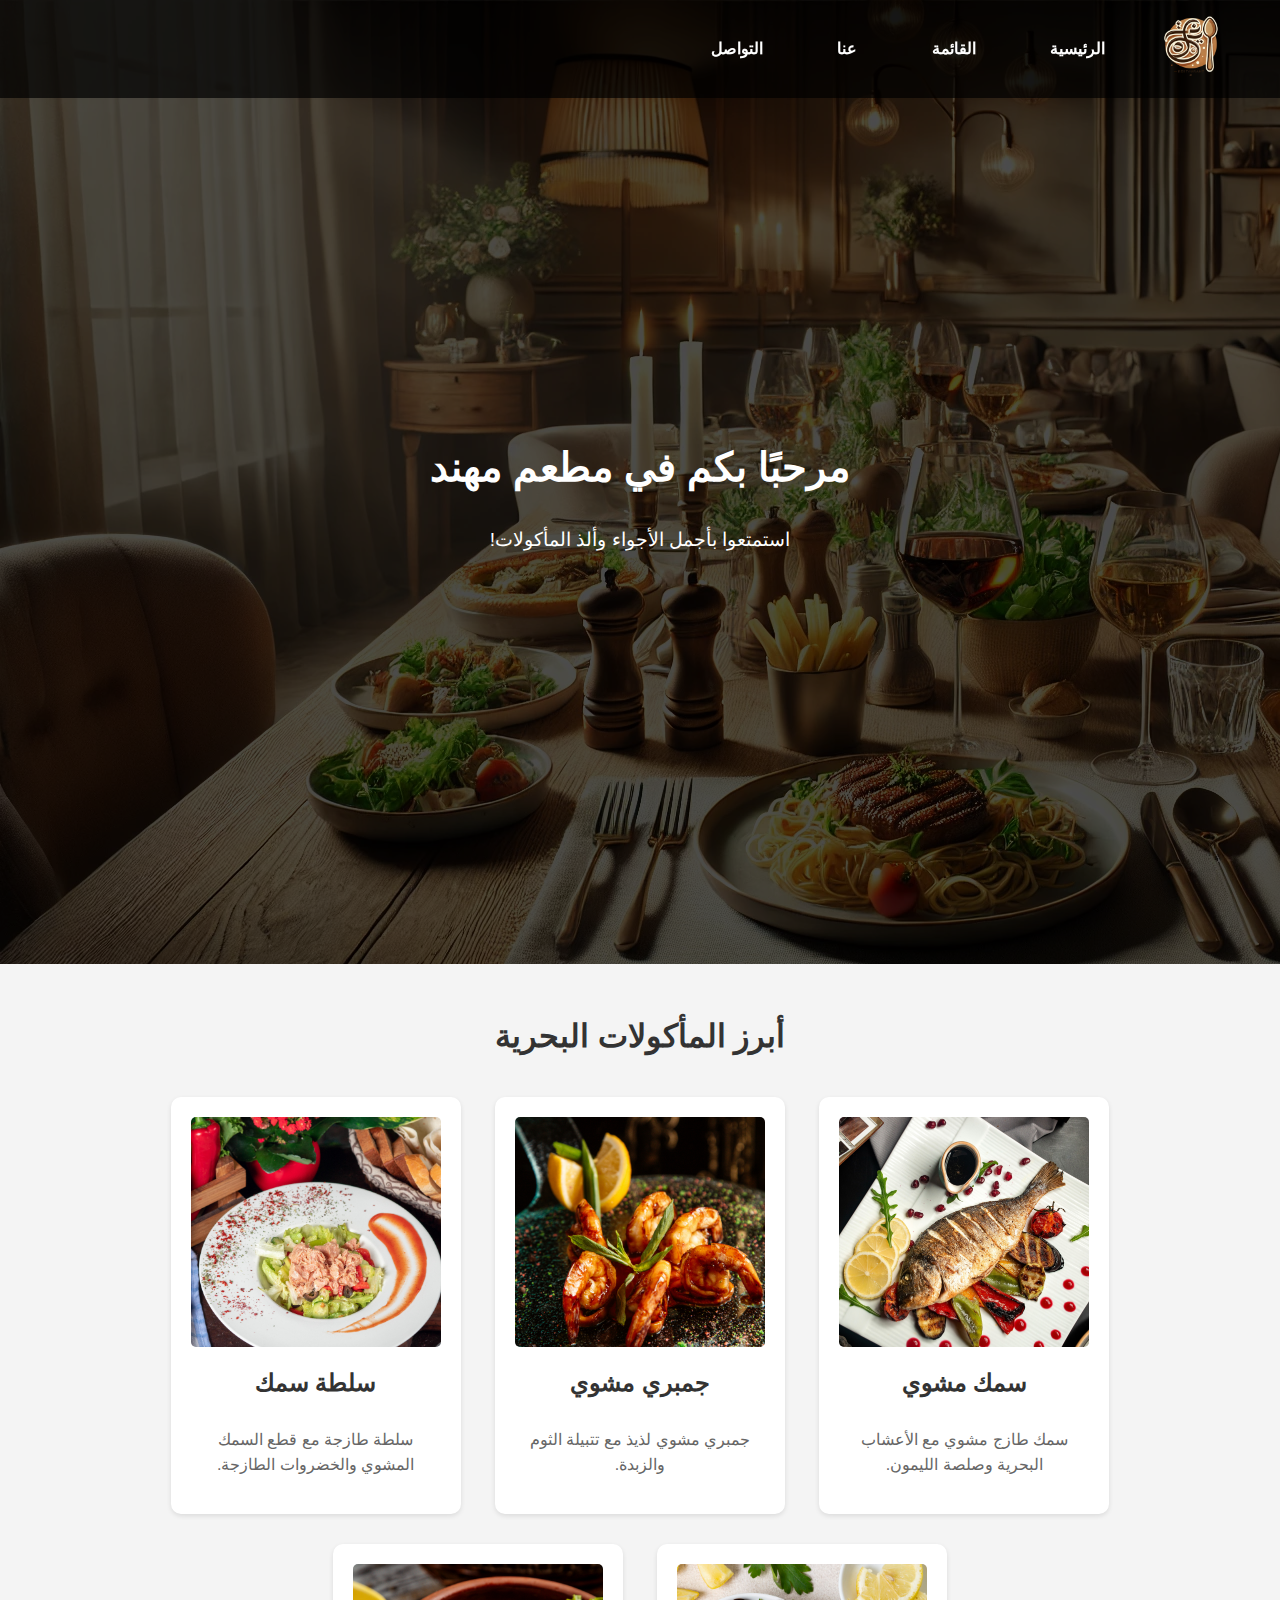
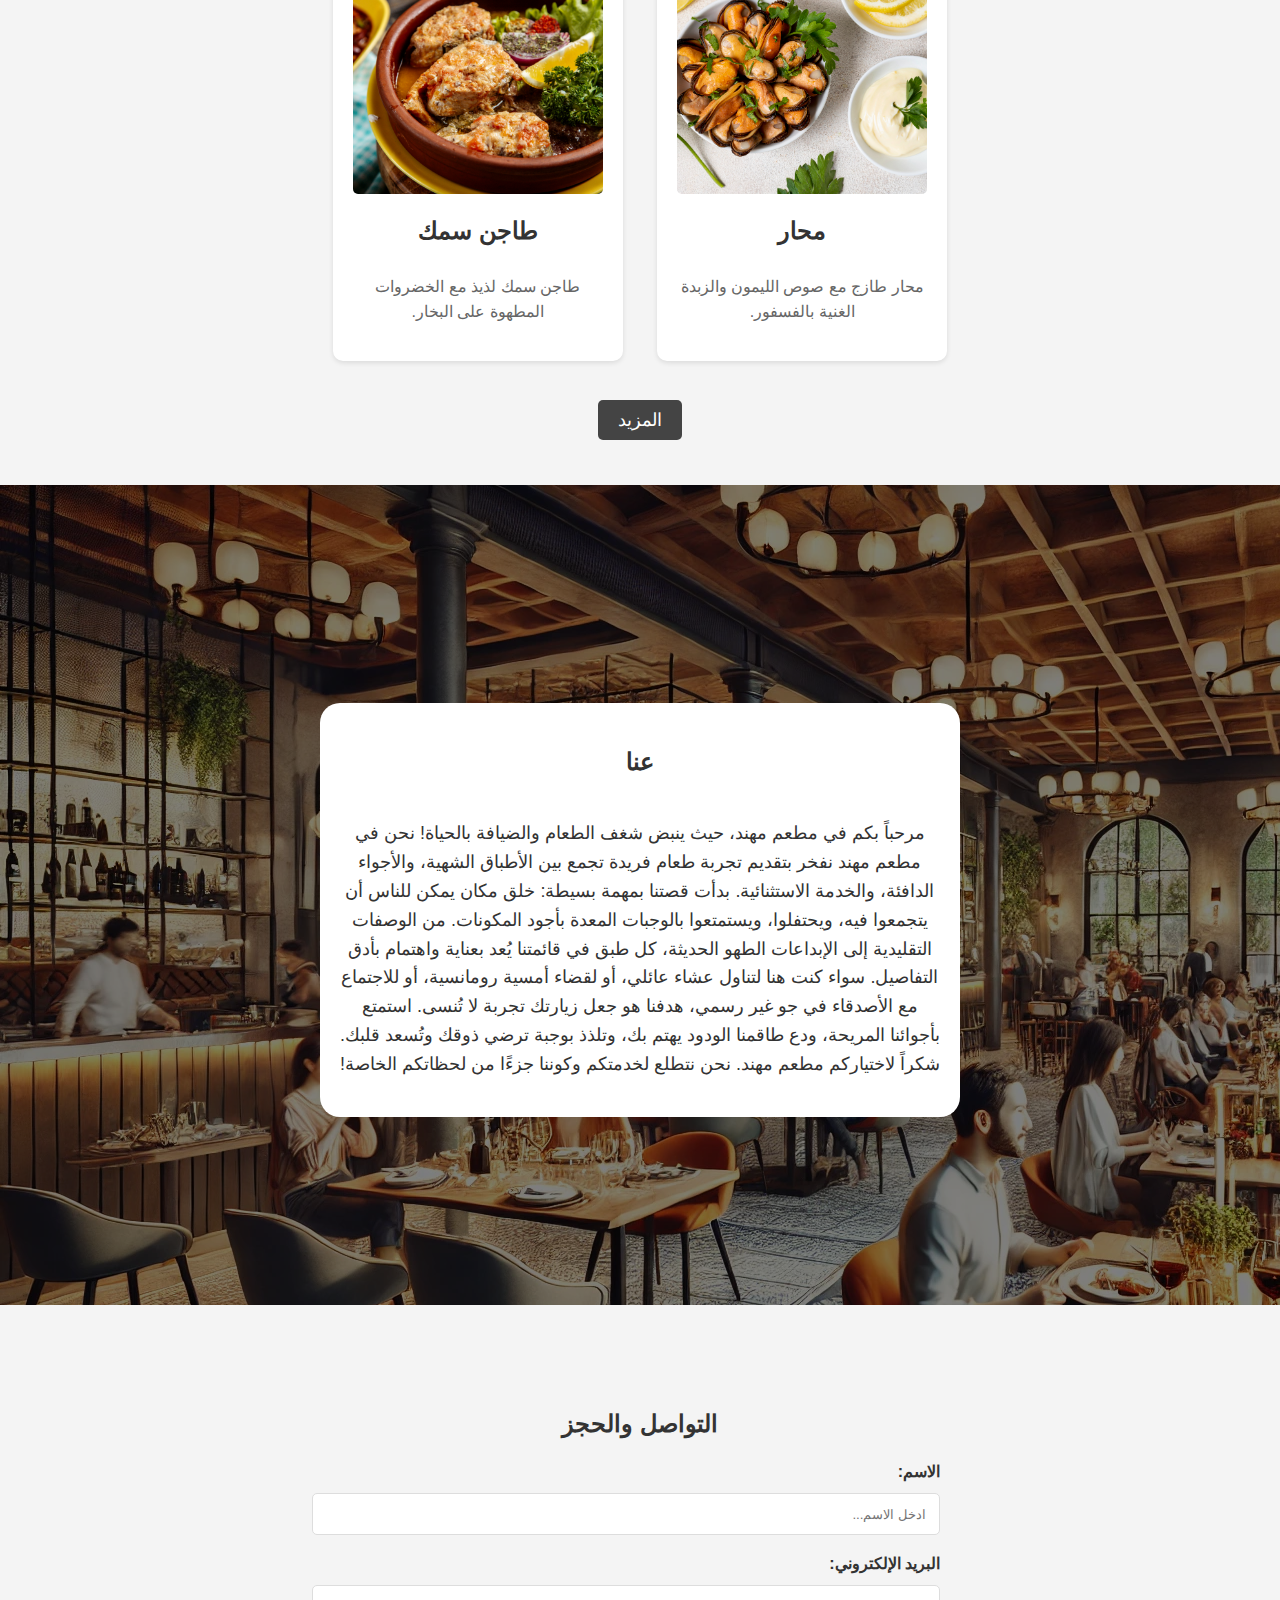
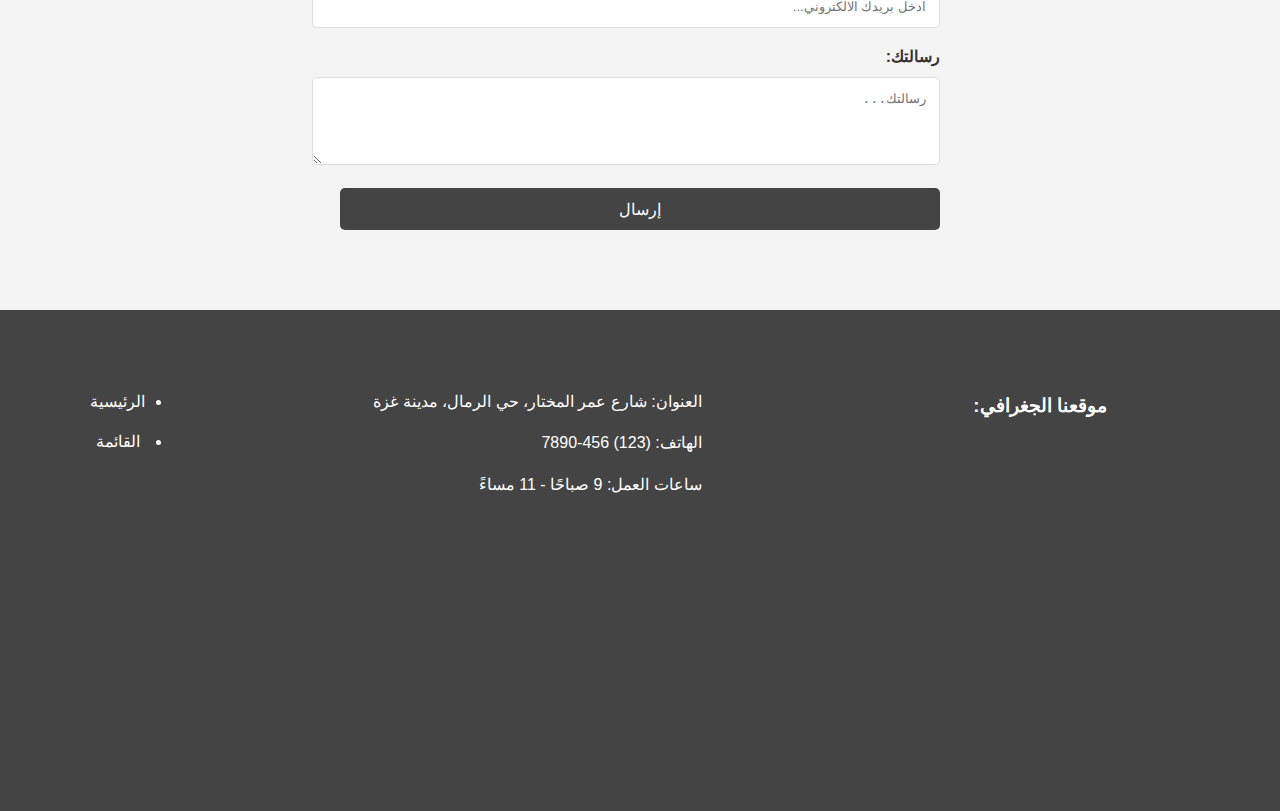
<file: index.html>
<!DOCTYPE html>
<html lang="ar" style="scroll-behavior: smooth;">

<head>
    <meta charset="UTF-8">
    <meta name="viewport" content="width=device-width, initial-scale=1.0">
    <title>مطعم مهند لأشهى المأكولات البحرية</title>
    <link rel="stylesheet" href="./css/style.css">
</head>

<body>
    <header>
        <nav>
            <div>
                <img src="./images/Logo-removebg-preview.png" alt="">
            </div>
            <ul>
                <li><a href="#home">الرئيسية</a></li>
                <li><a href="#menu">القائمة</a></li>
                <li><a href="#about">عنا</a></li>
                <li><a href="#contact">التواصل</a></li>
            </ul>
        </nav>
    </header>

    <section id="home" class="landing-section">
        <div>
            <h1>مرحبًا بكم في مطعم مهند </h1>
            <p>استمتعوا بأجمل الأجواء وألذ المأكولات!</p>
        </div>
    </section>


    <section id="menu" class="seafood-menu">
        <h2>أبرز المأكولات البحرية</h2>
        <div class="seafood-item">
            <img src="./images/سمك مشوي.jpeg" alt="سمك مشوي">
            <h3>سمك مشوي</h3>
            <p>سمك طازج مشوي مع الأعشاب البحرية وصلصة الليمون.</p>
        </div>
        <div class="seafood-item">
            <img src="./images/جمبري مشوي.jpg" alt="جمبري مشوي">
            <h3>جمبري مشوي</h3>
            <p>جمبري مشوي لذيذ مع تتبيلة الثوم والزبدة.</p>
        </div>
        <div class="seafood-item">
            <img src="./images/سلطة سمك.jpg" alt="سلطة سمك">
            <h3>سلطة سمك</h3>
            <p>سلطة طازجة مع قطع السمك المشوي والخضروات الطازجة.</p>
        </div>
        <div class="seafood-item">
            <img src="./images/محار.jpg" alt="محار">
            <h3>محار</h3>
            <p>محار طازج مع صوص الليمون والزبدة الغنية بالفسفور.</p>
        </div>
        <div class="seafood-item">
            <img src="./images/طاجن سمك.jpg" alt="طاجن سمك">
            <h3>طاجن سمك</h3>
            <p>طاجن سمك لذيذ مع الخضروات المطهوة على البخار.</p>
        </div>
        <div style="padding: 30px 0;">
            <a href="./list.html" class="card-button">المزيد</a>
        </div>
    </section>

    <section id="about" class="about-section" style="position: relative;">
        <div style="background-color: rgba(0, 0, 0, .5); position: absolute; inset: 0; z-index: 1;"></div>
        <div class="about-us-flex container" style="position: relative; z-index: 2;">
            <h2>عنا</h2>
            <p>مرحباً بكم في مطعم مهند، حيث ينبض شغف الطعام والضيافة بالحياة! نحن في مطعم مهند نفخر بتقديم تجربة طعام
                فريدة
                تجمع بين الأطباق الشهية، والأجواء الدافئة، والخدمة الاستثنائية.

                بدأت قصتنا بمهمة بسيطة: خلق مكان يمكن للناس أن يتجمعوا فيه، ويحتفلوا، ويستمتعوا بالوجبات المعدة بأجود
                المكونات. من الوصفات التقليدية إلى الإبداعات الطهو الحديثة، كل طبق في قائمتنا يُعد بعناية واهتمام بأدق
                التفاصيل.

                سواء كنت هنا لتناول عشاء عائلي، أو لقضاء أمسية رومانسية، أو للاجتماع مع الأصدقاء في جو غير رسمي، هدفنا
                هو جعل زيارتك تجربة لا تُنسى. استمتع بأجوائنا المريحة، ودع طاقمنا الودود يهتم بك، وتلذذ بوجبة ترضي ذوقك
                وتُسعد قلبك.

                شكراً لاختياركم مطعم مهند. نحن نتطلع لخدمتكم وكوننا جزءًا من لحظاتكم الخاصة!</p>
        </div>
    </section>

    <section id="contact" class="form-section">
        <h2>التواصل والحجز</h2>
        <form>
            <label for="name">الاسم:</label>
            <input type="text" id="name" name="name" placeholder="ادخل الاسم..." required>

            <label for="email">البريد الإلكتروني:</label>
            <input type="email" id="email" name="email" placeholder="ادخل بريدك الالكتروني..." required>

            <label for="message">رسالتك:</label>
            <textarea id="message" name="message" rows="4" placeholder="رسالتك..."></textarea>

            <button type="submit">إرسال</button>
        </form>

    </section>

    <footer>
        <div style="display: flex; max-width: 1100px; margin: 0 auto; justify-content: space-between; flex-wrap: wrap; padding: 15px;">
            <div class="map">
                <h3>موقعنا الجغرافي:</h3>
                <iframe src="https://www.google.com/maps/embed?pb=..." width="100%" height="300" style="border:0;"
                    allowfullscreen="" loading="lazy">
                </iframe>
            </div>
            <div style="text-align: start;">
                <p>العنوان: شارع عمر المختار، حي الرمال، مدينة غزة</p>
                <p>الهاتف: (123) 456-7890</p>
                <p>ساعات العمل: 9 صباحًا - 11 مساءً</p>
            </div>
            <div class="footer-links">
                <ul>
                    <li>
                        <a href="#">الرئيسية</a>
                    </li>
                    <li>
                        <a href="./list.html">القائمة</a>
                    </li>
                </ul>
            </div>
        </div>
    </footer>
</body>

</html>
</file>
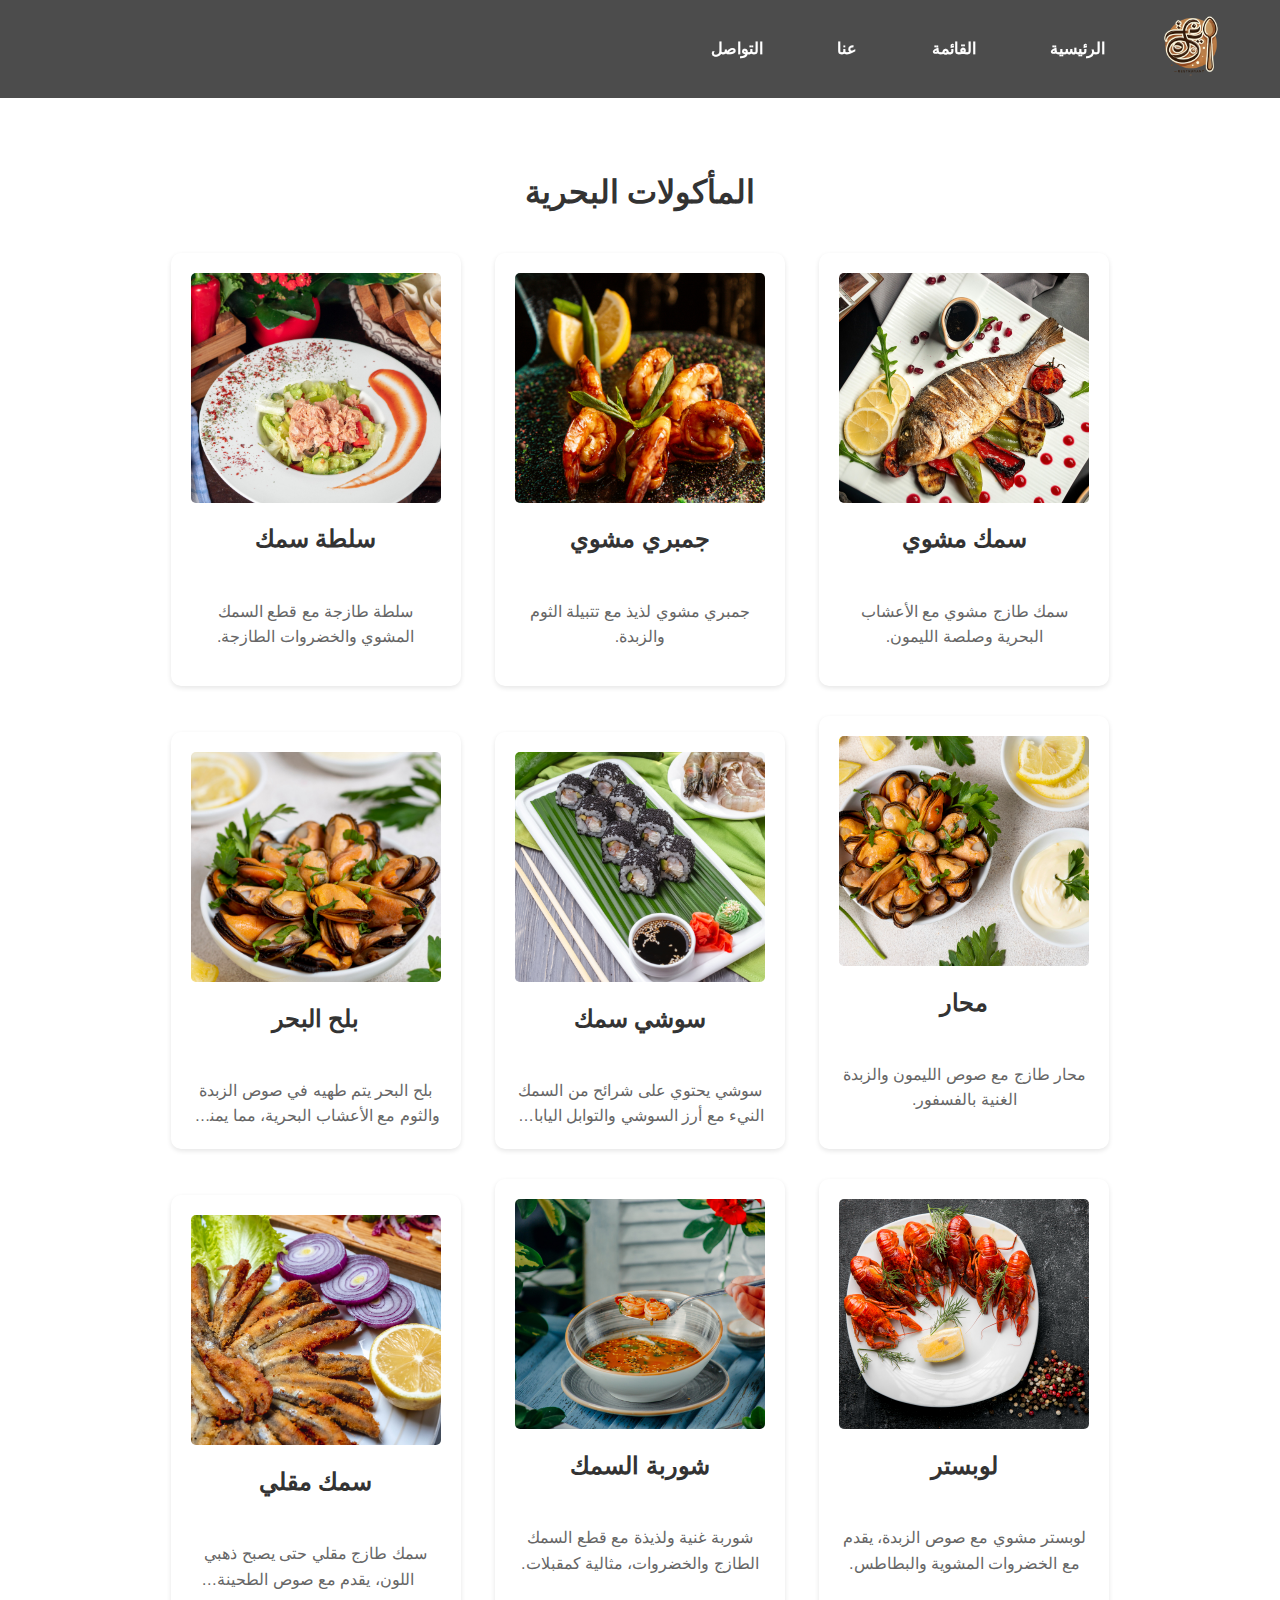
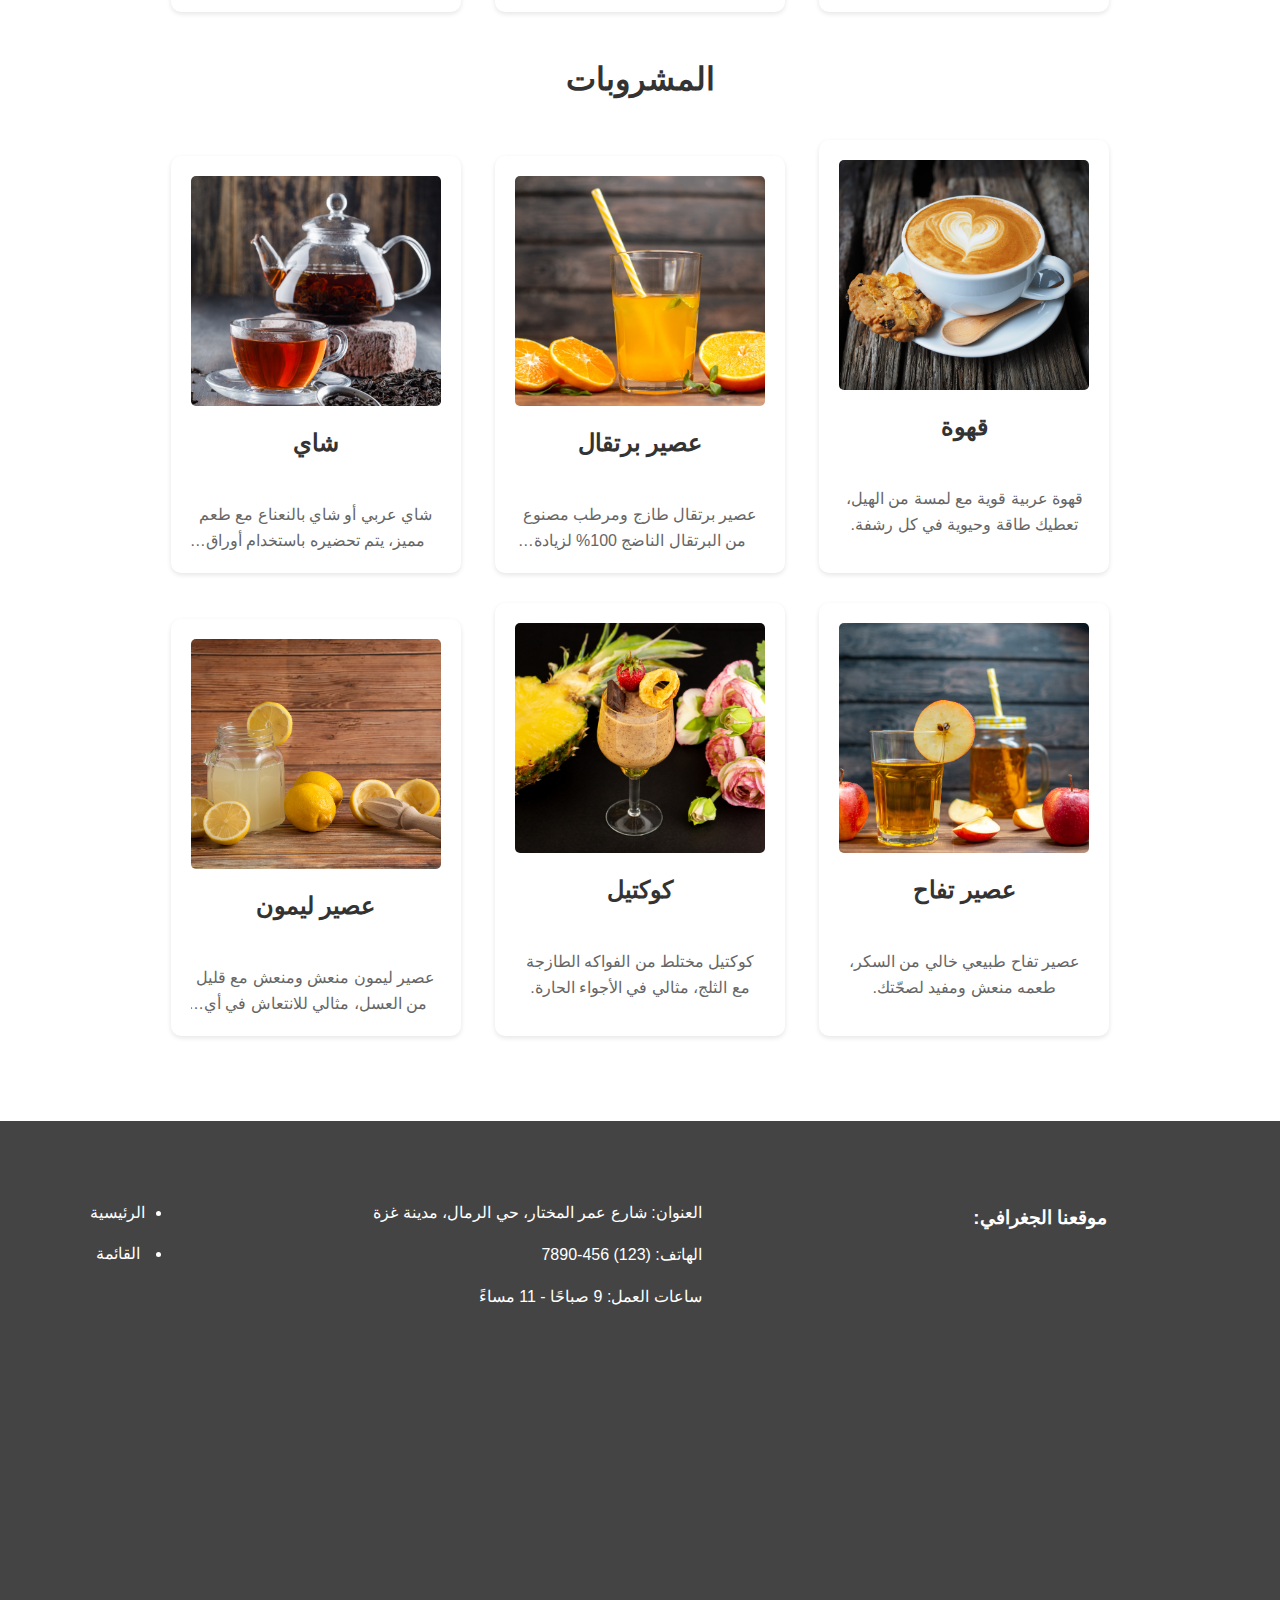
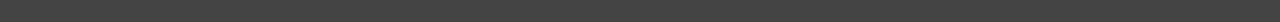
<file: list.html>
<!DOCTYPE html>
<html lang="ar" style="scroll-behavior: smooth;">

<head>
    <meta charset="UTF-8">
    <meta name="viewport" content="width=   , initial-scale=1.0">
    <title>مطعم مهند لأشهى المأكولات البحرية | القائمة</title>
    <link rel="stylesheet" href="./css/style.css">
</head>

<body style="background-color: white;">
    <header>
        <nav>
            <div>
                <img src="./images/Logo-removebg-preview.png" alt="">
            </div>
            <ul>
                <li><a href="./index.html">الرئيسية</a></li>
                <li><a href="#">القائمة</a></li>
                <li><a href="./index.html?#about">عنا</a></li>
                <li><a href="./index.html?#contact">التواصل</a></li>
            </ul>
        </nav>
    </header>


    <section class="seafood-menu" style="margin-top: 120px; margin-bottom: 50px; background-color: white;">
        <h2>المأكولات البحرية</h2>
        <div class="seafood-item">
            <img src="./images/سمك مشوي.jpeg" alt="سمك مشوي">
            <h3>سمك مشوي</h3>
            <div class="card-desc">
                <p>سمك طازج مشوي مع الأعشاب البحرية وصلصة الليمون.</p>
            </div>
        </div>
        <div class="seafood-item">
            <img src="./images/جمبري مشوي.jpg" alt="جمبري مشوي">
            <h3>جمبري مشوي</h3>
            <div class="card-desc">
                <p>جمبري مشوي لذيذ مع تتبيلة الثوم والزبدة.</p>
            </div>
        </div>
        <div class="seafood-item">
            <img src="./images/سلطة سمك.jpg" alt="سلطة سمك">
            <h3>سلطة سمك</h3>
            <div class="card-desc">
                <p>سلطة طازجة مع قطع السمك المشوي والخضروات الطازجة.</p>
            </div>
        </div>
        <div class="seafood-item">
            <img src="./images/محار.jpg" alt="محار">
            <h3>محار</h3>
            <div class="card-desc">
                <p>محار طازج مع صوص الليمون والزبدة الغنية بالفسفور.</p>
            </div>
        </div>
        <div class="seafood-item">
            <img src="./images/سوشي سمك.jpg" alt="سوشي سمك">
            <h3>سوشي سمك</h3>
            <div class="card-desc">
                <p>سوشي يحتوي على شرائح من السمك النيء مع أرز السوشي والتوابل اليابانية المميزة.</p>
            </div>
        </div>
        <div class="seafood-item">
            <img src="./images/بلح البحر.jpg" alt="بلح البحر">
            <h3>بلح البحر</h3>
            <div class="card-desc">
                <p>بلح البحر يتم طهيه في صوص الزبدة والثوم مع الأعشاب البحرية، مما يمنحه طعماً غنياً ولذيذاً.</p>
            </div>
        </div>
        <div class="seafood-item">
            <img src="./images/لوبستر.jpg" alt="لوبستر">
            <h3>لوبستر</h3>
            <div class="card-desc">
                <p>لوبستر مشوي مع صوص الزبدة، يقدم مع الخضروات المشوية والبطاطس.</p>
            </div>
        </div>
        <div class="seafood-item">
            <img src="./images/شوربة السمك.jpg" alt="شوربة السمك">
            <h3>شوربة السمك</h3>
            <div class="card-desc">
                <p>شوربة غنية ولذيذة مع قطع السمك الطازج والخضروات، مثالية كمقبلات.</p>
            </div>
        </div>
        <div class="seafood-item">
            <img src="./images/سمك مقلي.jpg" alt="سمك مقلي">
            <h3>سمك مقلي</h3>
            <div class="card-desc">
                <p>سمك طازج مقلي حتى يصبح ذهبي اللون، يقدم مع صوص الطحينة والبطاطس المقلية.</p>
            </div>
        </div>

        <h2>المشروبات</h2>

        <div class="seafood-item">
            <img src="./images/قهوة.jpg" alt="قهوة">
            <h3>قهوة</h3>
            <div class="card-desc">
                <p>قهوة عربية قوية مع لمسة من الهيل، تعطيك طاقة وحيوية في كل رشفة.</p>
            </div>
        </div>

        <div class="seafood-item">
            <img src="./images/عصير برتقال.jpg" alt="عصير برتقال">
            <h3>عصير برتقال</h3>
            <div class="card-desc">
                <p>عصير برتقال طازج ومرطب مصنوع من البرتقال الناضج 100% لزيادة نشاطك وحيويتك.</p>
            </div>
        </div>

        <div class="seafood-item">
            <img src="./images/شاي.jpg" alt="شاي">
            <h3>شاي</h3>
            <div class="card-desc">
                <p>شاي عربي أو شاي بالنعناع مع طعم مميز، يتم تحضيره باستخدام أوراق الشاي الطازجة.</p>
            </div>
        </div>

        <div class="seafood-item">
            <img src="./images/عصير تفاح.jpg" alt="عصير تفاح">
            <h3>عصير تفاح</h3>
            <div class="card-desc">
                <p>عصير تفاح طبيعي خالي من السكر، طعمه منعش ومفيد لصحّتك.</p>
            </div>
        </div>

        <div class="seafood-item">
            <img src="./images/كوكتيل.jpg" alt="كوكتيل">
            <h3>كوكتيل</h3>
            <div class="card-desc">
                <p>كوكتيل مختلط من الفواكه الطازجة مع الثلج، مثالي في الأجواء الحارة.</p>
            </div>
        </div>

        <div class="seafood-item">
            <img src="./images/عصير ليمون.jpg" alt="عصير ليمون">
            <h3>عصير ليمون</h3>
            <div class="card-desc">
                <p>عصير ليمون منعش ومنعش مع قليل من العسل، مثالي للانتعاش في أي وقت من اليوم.</p>
            </div>
        </div>
    </section>



    <footer>
        <div
            style="display: flex; max-width: 1100px; margin: 0 auto; justify-content: space-between; flex-wrap: wrap; padding: 15px;">
            <div class="map">
                <h3>موقعنا الجغرافي:</h3>
                <iframe src="https://www.google.com/maps/embed?pb=..." width="100%" height="300" style="border:0;"
                    allowfullscreen="" loading="lazy">
                </iframe>
            </div>
            <div style="text-align: start;">
                <p>العنوان: شارع عمر المختار، حي الرمال، مدينة غزة</p>
                <p>الهاتف: (123) 456-7890</p>
                <p>ساعات العمل: 9 صباحًا - 11 مساءً</p>
            </div>
            <div class="footer-links">
                <ul>
                    <li>
                        <a href="#">الرئيسية</a>
                    </li>
                    <li>
                        <a href="./list.html">القائمة</a>
                    </li>
                </ul>
            </div>
        </div>
    </footer>
</body>

</html>
</file>
<file: css/style.css>
/* General Styles */
body {
    font-family: 'Segoe UI', Tahoma, Geneva, Verdana, sans-serif;
    margin: 0;
    padding: 0;
    line-height: 1.6;
    direction: rtl;
    text-align: right;
    background-color: #f9f9f9;
    color: #333;
}

header {
    background: rgb(0, 0, 0, .7);
    z-index: 10;
    color: #fff;
    padding: 5px 50px;
    text-align: center;
    position: fixed;
    inset: 0 0 auto 0;
}

nav {
    display: flex;
    align-items: center;
    gap: 10px;
}

nav img {
    width: 80px;
}

header nav ul {
    list-style: none;
    padding: 0;
    margin: 0;
}

header nav ul li {
    display: inline;
    margin: 0 15px;
}

header nav ul li a {
    color: #fff;
    text-decoration: none;
    font-weight: bold;
    transition-duration: .3s;
    margin: 0 20px;
}

header nav ul li a:hover {
    color: #ff6347;
}

.container {
    padding: 0 80px;
}

.landing-section {
    text-align: center;
    padding: 2rem;
    background: url(../images/landing.webp);
    position: relative;
    height: 100vh;
}

.landing-section div {
    position: absolute;
    inset: 0;
    background-color: rgba(0, 0, 0, 0.7);
    display: flex;
    justify-content: center;
    align-items: center;
    flex-direction: column;
}

.landing-section h1 {
    font-size: 2.5rem;
    color: white;
}

.landing-section p {
    font-size: 1.2rem;
    margin: 0;
    color: white;
}

.landing-section img {
    width: 100%;
    border-radius: 10px;
    margin-top: 1rem;
}

.cards-section {
    padding: 2rem;
    background: #fff;
    text-align: center;
}

.cards-section h2 {
    font-size: 2rem;
    color: #444;
    margin-bottom: 2rem;
}

.cards-section .card {
    display: inline-block;
    width: 250px;
    margin: 1rem;
    border: 1px solid #ddd;
    border-radius: 10px;
    overflow: hidden;
    box-shadow: 0 4px 8px rgba(0, 0, 0, 0.1);
    transition: transform 0.3s ease, box-shadow 0.3s ease;
}

.cards-section .card:hover {
    transform: scale(1.05);
}

.cards-section .card img {
    width: 100%;
    border-bottom: 1px solid #ddd;
}

.cards-section .card h3 {
    font-size: 1.2rem;
    margin: 1rem 0;
    color: #444;
}

.cards-section .card p {
    font-size: 0.9rem;
    color: #666;
}

.card-button {
    text-decoration: none;
    padding: 10px 20px;
    font-size: 18px;
    background-color: #444;
    color: white;
    border-radius: 5px;
}

.card-button:hover {
    background: #ff6347;
}

.about-section {
    display: flex;
    flex-direction: column;
    justify-content: center;
    align-items: center;
    padding: 50px 0;
    background-image: url(../images/about\ us.webp);
    height: 80vh;
}

.about-us-flex {
    display: flex;
    flex-direction: column;
    justify-content: space-between;
    align-items: center;
    margin-top: 30px;
    padding: 20px;
    border-radius: 20px;
    max-width: 600px;
    background-color: white;
    text-align: center;
}

.about-us-flex p {
    font-size: 18px;
    font-weight: 500;
}

.form-section {
    padding: 5rem 2rem;
    background: #f4f4f4;
}

.form-section h2 {
    text-align: center;
    margin-bottom: 1rem;
}

form {
    max-width: 600px;
    margin: 0 auto;
    text-align: right;
}

form label {
    display: block;
    margin-bottom: 0.5rem;
    font-weight: bold;
}

form input,
form textarea {
    width: 100%;
    padding: 0.8rem;
    margin-bottom: 1rem;
    border: 1px solid #ddd;
    border-radius: 5px;
}

form button {
    display: block;
    width: 100%;
    background: #444;
    color: #fff;
    border: none;
    padding: 0.7rem;
    font-size: 1rem;
    border-radius: 5px;
    cursor: pointer;
    transition: background 0.3s ease;
}

form button:hover {
    background: #ff6347;
}

footer{
    background: #444;
    color: #fff;
    text-align: center;
    padding: 3rem 0;
}

.footer-links {
    display: flex;
    flex-direction: column;
}

.footer-links a {
    text-decoration: none;
    color: white;
}

.footer-links a:hover {
    color: #ff6347;
}

.footer-links li{
    margin-bottom: 15px;
}

.seafood-menu {
    padding: 20px;
    text-align: center;
    background-color: #f4f4f4;
}

.seafood-menu h2 {
    font-size: 2rem;
    color: #333;
    margin-bottom: 20px;
}

.seafood-item {
    display: inline-block;
    width: 250px;
    margin: 15px;
    background-color: #fff;
    padding: 20px;
    box-shadow: 0 2px 5px rgba(0, 0, 0, 0.1);
    text-align: center;
    border-radius: 10px;
}

.card-desc {
    display: -webkit-box;
    -webkit-box-orient: vertical;
    -webkit-line-clamp: 2;
    overflow: hidden;
    text-overflow: ellipsis;
}

.seafood-item:hover {
    transform: translateY(-5px);
    transition-duration: .4s;
}

.seafood-item img {
    width: 100%;
    height: 230px;
    object-fit: cover;
    border-radius: 5px;
}

.seafood-item h3 {
    font-size: 1.5rem;
    margin-top: 10px;
    color: #333;
}

.seafood-item p {
    font-size: 1rem;
    color: #666;
}
</file>
